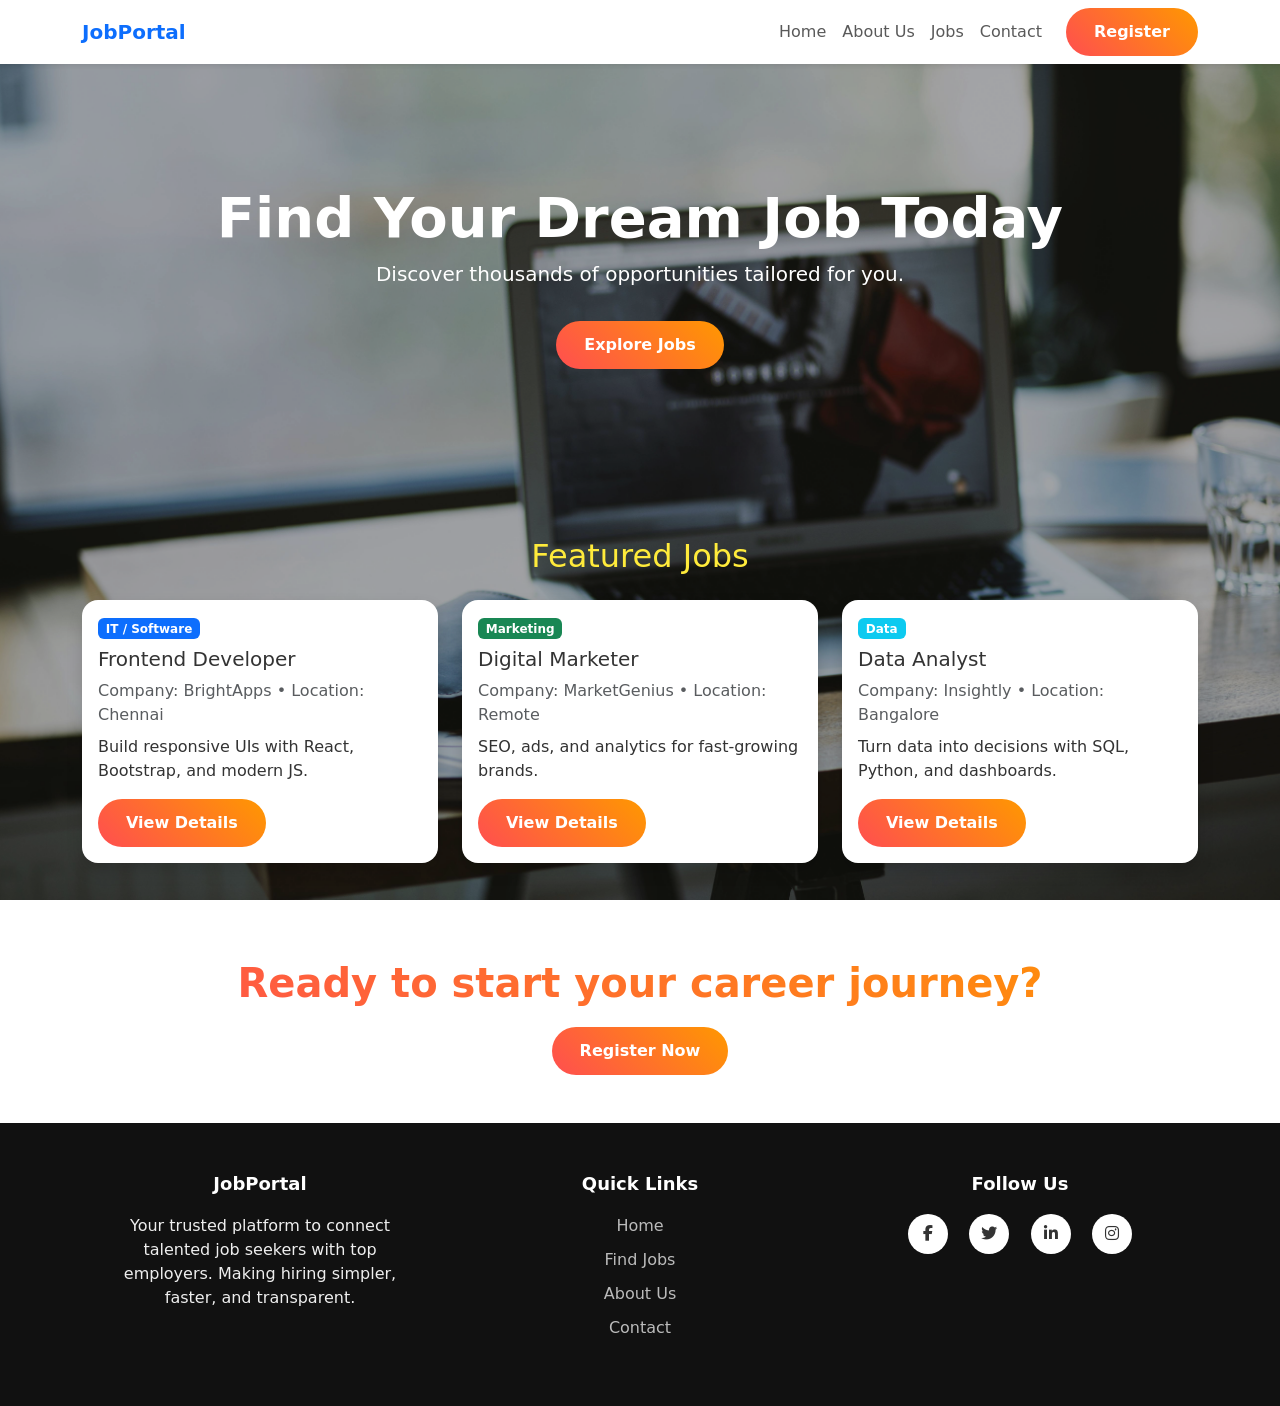
<file: index.html>
<!DOCTYPE html>
<html lang="en">

<head>
  <meta charset="UTF-8" />
  <meta name="viewport" content="width=device-width, initial-scale=1.0" />
  <title>Job Portal | Home</title>

  <link href="https://cdn.jsdelivr.net/npm/bootstrap@5.3.2/dist/css/bootstrap.min.css" rel="stylesheet" />
  <link rel="stylesheet" href="assets/css/style.css" />
  <!-- Font Awesome CDN -->
  <link rel="stylesheet" href="https://cdnjs.cloudflare.com/ajax/libs/font-awesome/6.4.0/css/all.min.css">

</head>

<body>

  <!-- ====== NAVBAR START ====== -->
  <header class="navbar navbar-expand-lg navbar-light bg-white shadow-sm sticky-top">
    <div class="container">
      <!-- Logo -->
      <a class="navbar-brand fw-bold text-primary" href="index.html">
        <i class="bi bi-briefcase-fill"></i> JobPortal
      </a>

      <!-- Mobile Toggle -->
      <button class="navbar-toggler" type="button" data-bs-toggle="collapse" data-bs-target="#navbarNav">
        <span class="navbar-toggler-icon"></span>
      </button>

      <!-- Navbar Links -->
      <div class="collapse navbar-collapse" id="navbarNav">
        <ul class="navbar-nav ms-auto">
          <li class="nav-item">
            <a class="nav-link" href="index.html">Home</a>
          </li>
          <li class="nav-item">
            <a class="nav-link" href="about.html">About Us</a>
          </li>
          <li class="nav-item">
            <a class="nav-link" href="jobs.html">Jobs</a>
          </li>
          <li class="nav-item">
            <a class="nav-link" href="contact.html">Contact</a>
          </li>
        </ul>
        <!-- Register Button -->
        <a href="register.html" class="btn btn-warning ms-3">Register</a>
      </div>
    </div>
  </header>
  <!-- ====== NAVBAR END ====== -->


  <!-- Hero -->
  <section class="hero d-flex flex-column justify-content-center align-items-center text-center">
    <h1 class="display-4 fw-bold animate-slide reveal">Find Your Dream Job Today</h1>
    <p class="lead animate-fade reveal delay-1">Discover thousands of opportunities tailored for you.</p>
    <a href="jobs.html" class="btn btn-warning btn-lg animate-bounce mt-3 reveal delay-2">Explore Jobs</a>
  </section>

  <!-- Featured Jobs -->
  <section class="container py-5">
    <h2 class="text-center mb-4 animate-slide reveal">Featured Jobs</h2>
    <div class="row g-4">
      <div class="col-md-4">
        <div class="card job-card shadow reveal">
          <div class="card-body">
            <span class="badge bg-primary mb-2">IT / Software</span>
            <h5 class="card-title">Frontend Developer</h5>
            <p class="text-muted mb-2">Company: BrightApps • Location: Chennai</p>
            <p>Build responsive UIs with React, Bootstrap, and modern JS.</p>
            <a href="job.html" class="btn btn-outline-primary">View Details</a>
          </div>
        </div>
      </div>
      <div class="col-md-4">
        <div class="card job-card shadow reveal delay-1">
          <div class="card-body">
            <span class="badge bg-success mb-2">Marketing</span>
            <h5 class="card-title">Digital Marketer</h5>
            <p class="text-muted mb-2">Company: MarketGenius • Location: Remote</p>
            <p>SEO, ads, and analytics for fast-growing brands.</p>
            <a href="job.html" class="btn btn-outline-primary">View Details</a>
          </div>
        </div>
      </div>
      <div class="col-md-4">
        <div class="card job-card shadow reveal delay-2">
          <div class="card-body">
            <span class="badge bg-info mb-2">Data</span>
            <h5 class="card-title">Data Analyst</h5>
            <p class="text-muted mb-2">Company: Insightly • Location: Bangalore</p>
            <p>Turn data into decisions with SQL, Python, and dashboards.</p>
            <a href="job.html" class="btn btn-outline-primary">View Details</a>
          </div>
        </div>
      </div>
    </div>
  </section>

  <!-- CTA -->
  <section class="ready-section text-center py-5">
  <h2>Ready to start your career journey?</h2>
  <a href="register.html" class="btn btn-success">Register Now</a>
</section>

  <!--FOOTER-->
  <footer class="footer">
    <div class="container">
      <div class="row">

        <!-- Column 1: About -->
        <div class="footer-col">
          <h4>JobPortal</h4>
          <p>Your trusted platform to connect talented job seekers with top employers. Making hiring simpler, faster,
            and transparent.</p>
        </div>

        <!-- Column 2: Quick Links -->
        <div class="footer-col">
          <h4>Quick Links</h4>
          <ul>
            <li><a href="#">Home</a></li>
            <li><a href="#">Find Jobs</a></li>
            <li><a href="#">About Us</a></li>
            <li><a href="#">Contact</a></li>
          </ul>
        </div>

        <!-- Column 3: Follow Us -->
        <div class="footer-col">
          <h4>Follow Us</h4>
          <div class="social-links">
            <a href="#"><i class="fab fa-facebook-f"></i></a>
            <a href="#"><i class="fab fa-twitter"></i></a>
            <a href="#"><i class="fab fa-linkedin-in"></i></a>
            <a href="#"><i class="fab fa-instagram"></i></a>
          </div>
        </div>
      </div>
    </div>
  </footer>

  <script src="https://cdn.jsdelivr.net/npm/bootstrap@5.3.2/dist/js/bootstrap.bundle.min.js"></script>
  <script src="assets/js/script.js"></script>
</body>

</html>
</file>
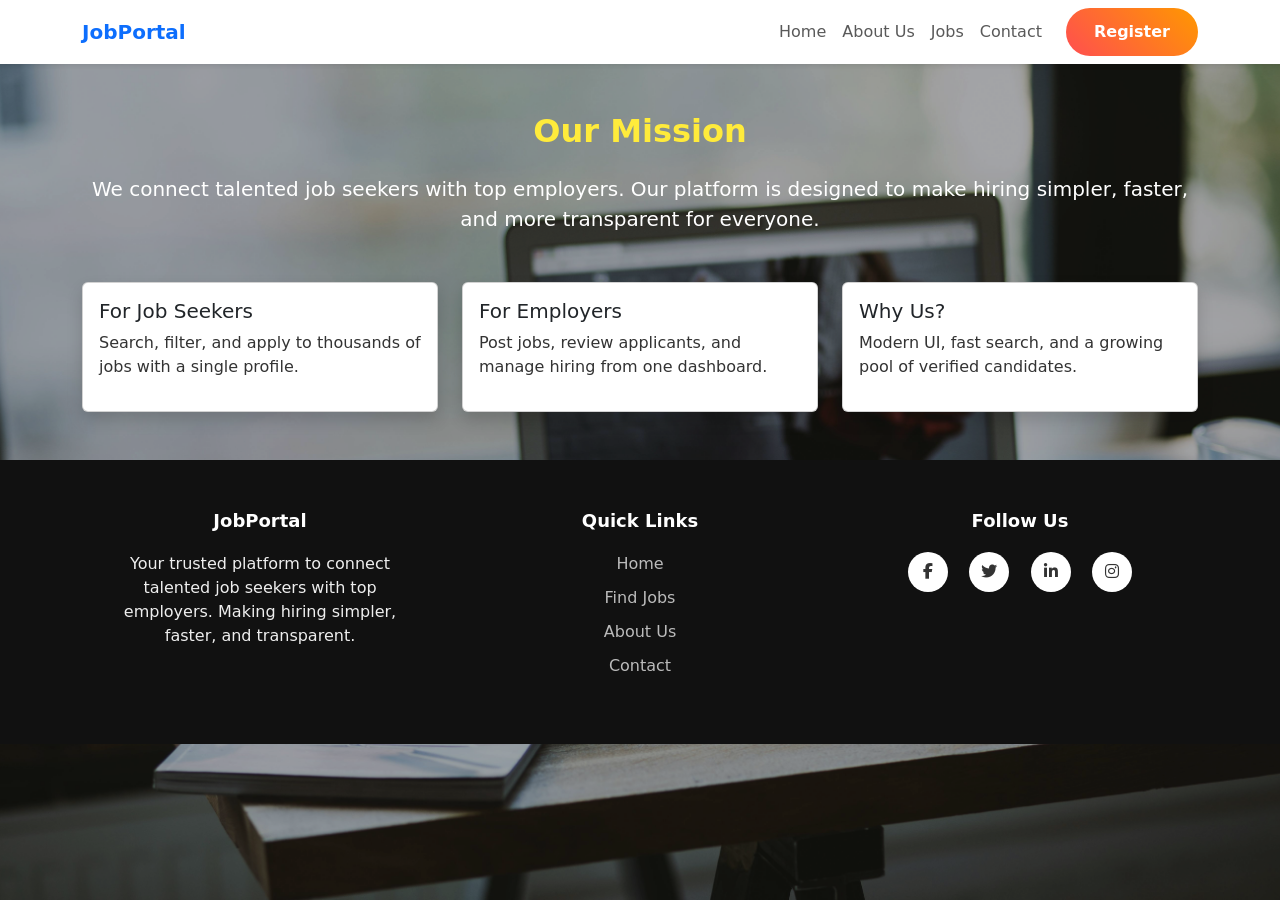
<file: about.html>
<!DOCTYPE html>
<html lang="en">

<head>
    <meta charset="UTF-8" />
    <meta name="viewport" content="width=device-width, initial-scale=1.0" />
    <title>Job Portal | About Us</title>

    <link href="https://cdn.jsdelivr.net/npm/bootstrap@5.3.2/dist/css/bootstrap.min.css" rel="stylesheet" />
    <link rel="stylesheet" href="assets/css/style.css" />
    <!-- Font Awesome CDN -->
    <link rel="stylesheet" href="https://cdnjs.cloudflare.com/ajax/libs/font-awesome/6.4.0/css/all.min.css">

</head>

<body>

    <!-- ====== NAVBAR START ====== -->
    <header class="navbar navbar-expand-lg navbar-light bg-white shadow-sm sticky-top">
        <div class="container">
            <!-- Logo -->
            <a class="navbar-brand fw-bold text-primary" href="index.html">
                <i class="bi bi-briefcase-fill"></i> JobPortal
            </a>

            <!-- Mobile Toggle -->
            <button class="navbar-toggler" type="button" data-bs-toggle="collapse" data-bs-target="#navbarNav">
                <span class="navbar-toggler-icon"></span>
            </button>

            <!-- Navbar Links -->
            <div class="collapse navbar-collapse" id="navbarNav">
                <ul class="navbar-nav ms-auto">
                    <li class="nav-item">
                        <a class="nav-link" href="index.html">Home</a>
                    </li>
                    <li class="nav-item">
                        <a class="nav-link" href="about.html">About Us</a>
                    </li>
                    <li class="nav-item">
                        <a class="nav-link" href="jobs.html">Jobs</a>
                    </li>
                    <li class="nav-item">
                        <a class="nav-link" href="contact.html">Contact</a>
                    </li>
                </ul>
                <!-- Register Button -->
                <a href="register.html" class="btn btn-warning ms-3">Register</a>
            </div>
        </div>
    </header>
    <!-- ====== NAVBAR END ====== -->

    <section class="container py-5">
        <h2 class="text-center fw-bold mb-4 reveal">Our Mission</h2>
        <p class="lead text-center mx-auto w-100 w-md-75 w-lg-50 reveal">
            We connect talented job seekers with top employers. Our platform is designed to make hiring simpler,
            faster, and more transparent for everyone.
        </p>

        <div class="row g-4 mt-4">
            <div class="col-md-4">
                <div class="card shadow h-100 reveal">
                    <div class="card-body">
                        <h5>For Job Seekers</h5>
                        <p>Search, filter, and apply to thousands of jobs with a single profile.</p>
                    </div>
                </div>
            </div>
            <div class="col-md-4">
                <div class="card shadow h-100 reveal delay-1">
                    <div class="card-body">
                        <h5>For Employers</h5>
                        <p>Post jobs, review applicants, and manage hiring from one dashboard.</p>
                    </div>
                </div>
            </div>
            <div class="col-md-4">
                <div class="card shadow h-100 reveal delay-2">
                    <div class="card-body">
                        <h5>Why Us?</h5>
                        <p>Modern UI, fast search, and a growing pool of verified candidates.</p>
                    </div>
                </div>
            </div>
        </div>
    </section>

    <!--FOOTER-->
    <footer class="footer">
        <div class="container">
            <div class="row">

                <!-- Column 1: About -->
                <div class="footer-col">
                    <h4>JobPortal</h4>
                    <p>Your trusted platform to connect talented job seekers with top employers. Making hiring simpler,
                        faster, and transparent.</p>
                </div>

                <!-- Column 2: Quick Links -->
                <div class="footer-col">
                    <h4>Quick Links</h4>
                    <ul>
                        <li><a href="#">Home</a></li>
                        <li><a href="#">Find Jobs</a></li>
                        <li><a href="#">About Us</a></li>
                        <li><a href="#">Contact</a></li>
                    </ul>
                </div>

                <!-- Column 3: Follow Us -->
                <div class="footer-col">
                    <h4>Follow Us</h4>
                    <div class="social-links">
                        <a href="#"><i class="fab fa-facebook-f"></i></a>
                        <a href="#"><i class="fab fa-twitter"></i></a>
                        <a href="#"><i class="fab fa-linkedin-in"></i></a>
                        <a href="#"><i class="fab fa-instagram"></i></a>
                    </div>
                </div>
            </div>
        </div>
    </footer>


    <script src="https://cdn.jsdelivr.net/npm/bootstrap@5.3.2/dist/js/bootstrap.bundle.min.js"></script>
    <script src="assets/js/script.js"></script>
</body>

</html>
</file>
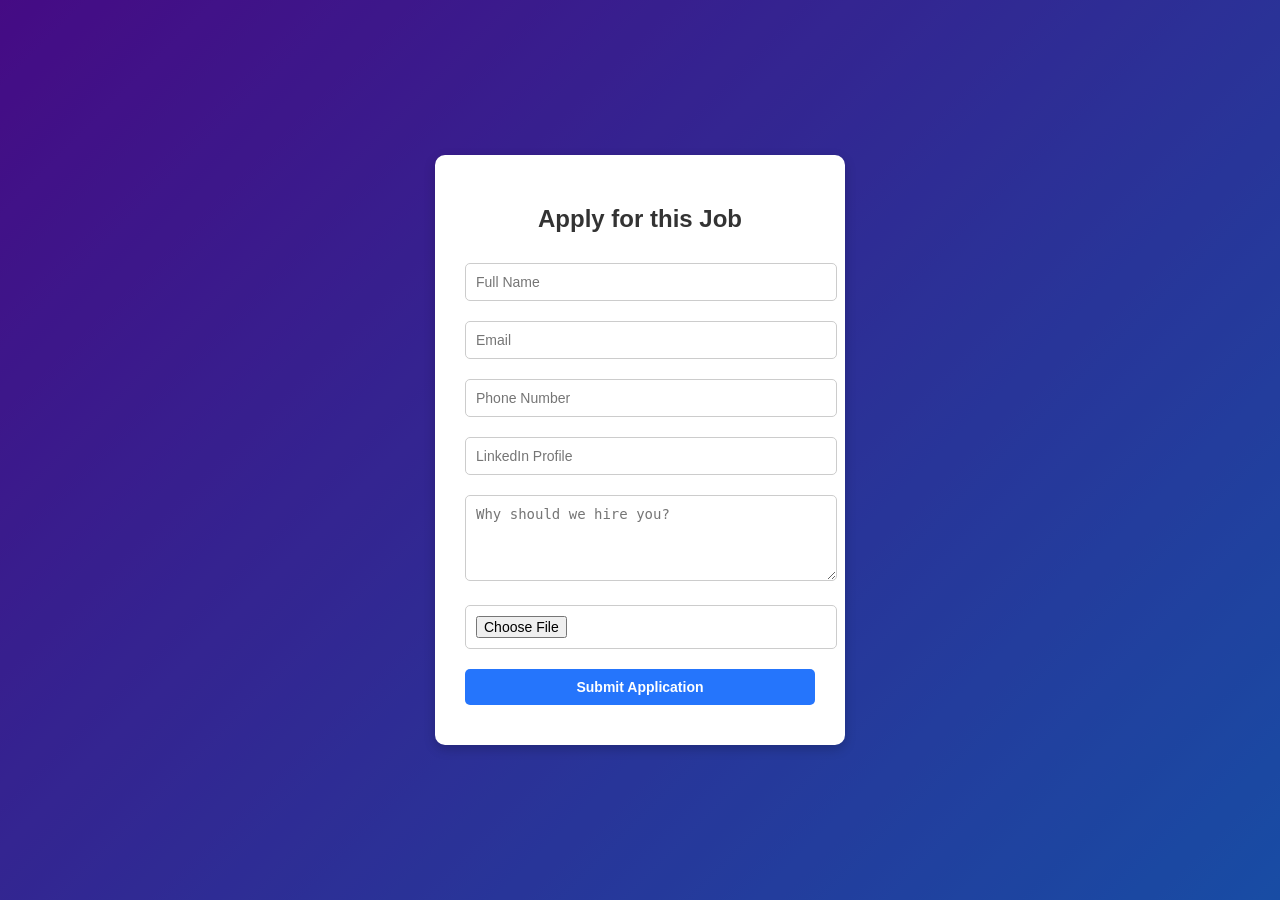
<file: apply.html>
<!DOCTYPE html>
<html lang="en">
<head>
  <meta charset="UTF-8">
  <meta name="viewport" content="width=device-width, initial-scale=1.0">
  <title>Apply for Job</title>
  <link rel="stylesheet" href="assets/css/style.css">
  <style>
    body {
      display: flex;
      justify-content: center;
      align-items: center;
      height: 100vh;
      background: linear-gradient(135deg, #6a11cb 0%, #2575fc 100%);
      font-family: Arial, sans-serif;
    }
    .apply-form {
      background: #fff;
      padding: 30px;
      border-radius: 10px;
      width: 350px;
      box-shadow: 0 4px 12px rgba(0,0,0,0.2);
    }
    .apply-form h2 {
      text-align: center;
      margin-bottom: 20px;
      color: #333;
    }
    .apply-form input, .apply-form textarea, .apply-form button {
      width: 100%;
      padding: 10px;
      margin: 10px 0;
      border-radius: 5px;
      border: 1px solid #ccc;
      font-size: 14px;
    }
    .apply-form button {
      background: #2575fc;
      color: #fff;
      border: none;
      cursor: pointer;
      font-weight: bold;
    }
    .apply-form button:hover {
      background: #6a11cb;
    }
  </style>
</head>
<body>
  <form class="apply-form" action="thankyou.html" method="get">
  <h2>Apply for this Job</h2>
  <input type="text" placeholder="Full Name" required>
  <input type="email" placeholder="Email" required>
  <input type="text" placeholder="Phone Number" required>
  <input type="text" placeholder="LinkedIn Profile">
  <textarea rows="4" placeholder="Why should we hire you?" required></textarea>
  <input type="file" accept=".pdf,.doc,.docx">
  <button type="submit">Submit Application</button>
</form>
</body>
</html>
</file>
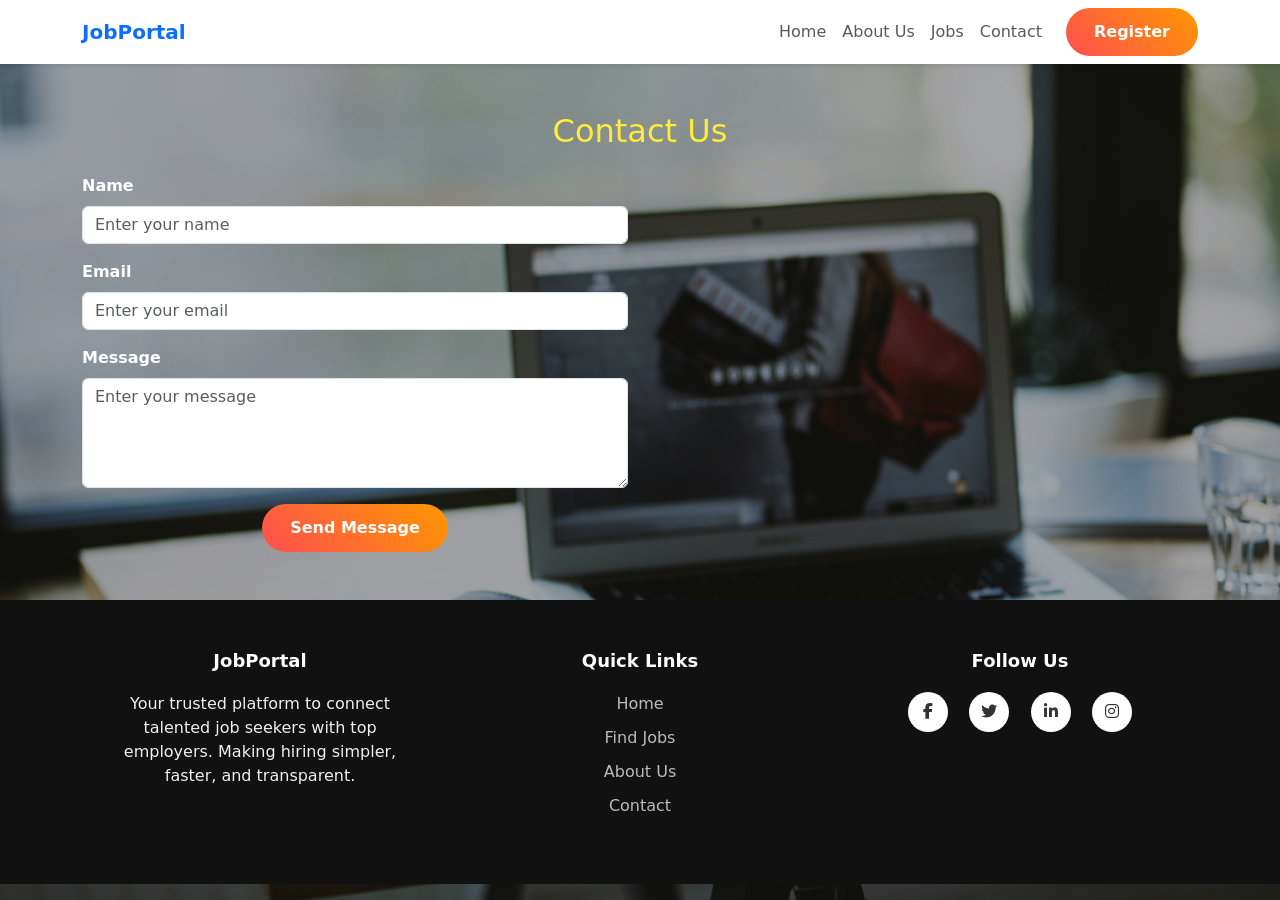
<file: contact.html>
<!DOCTYPE html>
<html lang="en">

<head>
    <meta charset="UTF-8">
    <meta name="viewport" content="width=device-width, initial-scale=1.0">
    <title>Contact Us - Job Portal</title>
    <link href="https://cdn.jsdelivr.net/npm/bootstrap@5.3.0/dist/css/bootstrap.min.css" rel="stylesheet">
    <link rel="stylesheet" href="assets/css/style.css">
    <!-- Font Awesome CDN -->
    <link rel="stylesheet" href="https://cdnjs.cloudflare.com/ajax/libs/font-awesome/6.4.0/css/all.min.css">

</head>

<body>

    <!-- Header / Navbar -->
    <!-- ====== NAVBAR START ====== -->
    <header class="navbar navbar-expand-lg navbar-light bg-white shadow-sm sticky-top">
        <div class="container">
            <!-- Logo -->
            <a class="navbar-brand fw-bold text-primary" href="index.html">
                <i class="bi bi-briefcase-fill"></i> JobPortal
            </a>

            <!-- Mobile Toggle -->
            <button class="navbar-toggler" type="button" data-bs-toggle="collapse" data-bs-target="#navbarNav">
                <span class="navbar-toggler-icon"></span>
            </button>

            <!-- Navbar Links -->
            <div class="collapse navbar-collapse" id="navbarNav">
                <ul class="navbar-nav ms-auto">
                    <li class="nav-item">
                        <a class="nav-link" href="index.html">Home</a>
                    </li>
                    <li class="nav-item">
                        <a class="nav-link" href="about.html">About Us</a>
                    </li>
                    <li class="nav-item">
                        <a class="nav-link" href="jobs.html">Jobs</a>
                    </li>
                    <li class="nav-item">
                        <a class="nav-link" href="contact.html">Contact</a>
                    </li>
                </ul>
                <!-- Register Button -->
                <a href="register.html" class="btn btn-warning ms-3">Register</a>
            </div>
        </div>
    </header>
    <!-- ====== NAVBAR END ====== -->

    <!-- Contact Section -->
    <section class="container my-5">
        <h2 class="text-center mb-4">Contact Us</h2>
        <div class="row">

            <!-- Contact Form (Left) -->
            <div class="col-md-6">
                <form>
                    <div class="mb-3">
                        <label class="form-label">Name</label>
                        <input type="text" class="form-control" placeholder="Enter your name">
                    </div>
                    <div class="mb-3">
                        <label class="form-label">Email</label>
                        <input type="email" class="form-control" placeholder="Enter your email">
                    </div>
                    <div class="mb-3">
                        <label class="form-label">Message</label>
                        <textarea class="form-control" rows="4" placeholder="Enter your message"></textarea>
                    </div>
                    <button type="submit" class="btn btn-primary">Send Message</button>
                </form>
            </div>

            <!-- Map Section (Right) -->
            <div class="col-md-6">
                <iframe
                    src="https://www.google.com/maps/embed?pb=!1m18!1m12!1m3!1d15545.734309343617!2d80.20198877762427!3d13.071685046044392!2m3!1f0!2f0!3f0!3m2!1i1024!2i768!4f13.1!3m3!1m2!1s0x3a5266a26e195065%3A0x11382e6761fa01e8!2sArumbakkam%2C%20Chennai%2C%20Tamil%20Nadu!5e0!3m2!1sen!2sin!4v1755688029956!5m2!1sen!2sin"
                    width="100%" height="350" style="border:0;" allowfullscreen="" loading="lazy"
                    referrerpolicy="no-referrer-when-downgrade">
                </iframe>
            </div>

        </div>
    </section>

    <footer class="footer">
        <div class="container">
            <div class="row">

                <!-- Column 1: About -->
                <div class="footer-col">
                    <h4>JobPortal</h4>
                    <p>Your trusted platform to connect talented job seekers with top employers. Making hiring simpler,
                        faster, and transparent.</p>
                </div>

                <!-- Column 2: Quick Links -->
                <div class="footer-col">
                    <h4>Quick Links</h4>
                    <ul>
                        <li><a href="#">Home</a></li>
                        <li><a href="#">Find Jobs</a></li>
                        <li><a href="#">About Us</a></li>
                        <li><a href="#">Contact</a></li>
                    </ul>
                </div>

                <!-- Column 3: Follow Us -->
                <div class="footer-col">
                    <h4>Follow Us</h4>
                    <div class="social-links">
                        <a href="#"><i class="fab fa-facebook-f"></i></a>
                        <a href="#"><i class="fab fa-twitter"></i></a>
                        <a href="#"><i class="fab fa-linkedin-in"></i></a>
                        <a href="#"><i class="fab fa-instagram"></i></a>
                    </div>
                </div>

            </div>
        </div>
    </footer>


    <script src="https://cdn.jsdelivr.net/npm/bootstrap@5.3.0/dist/js/bootstrap.bundle.min.js"></script>
</body>

</html>
</file>
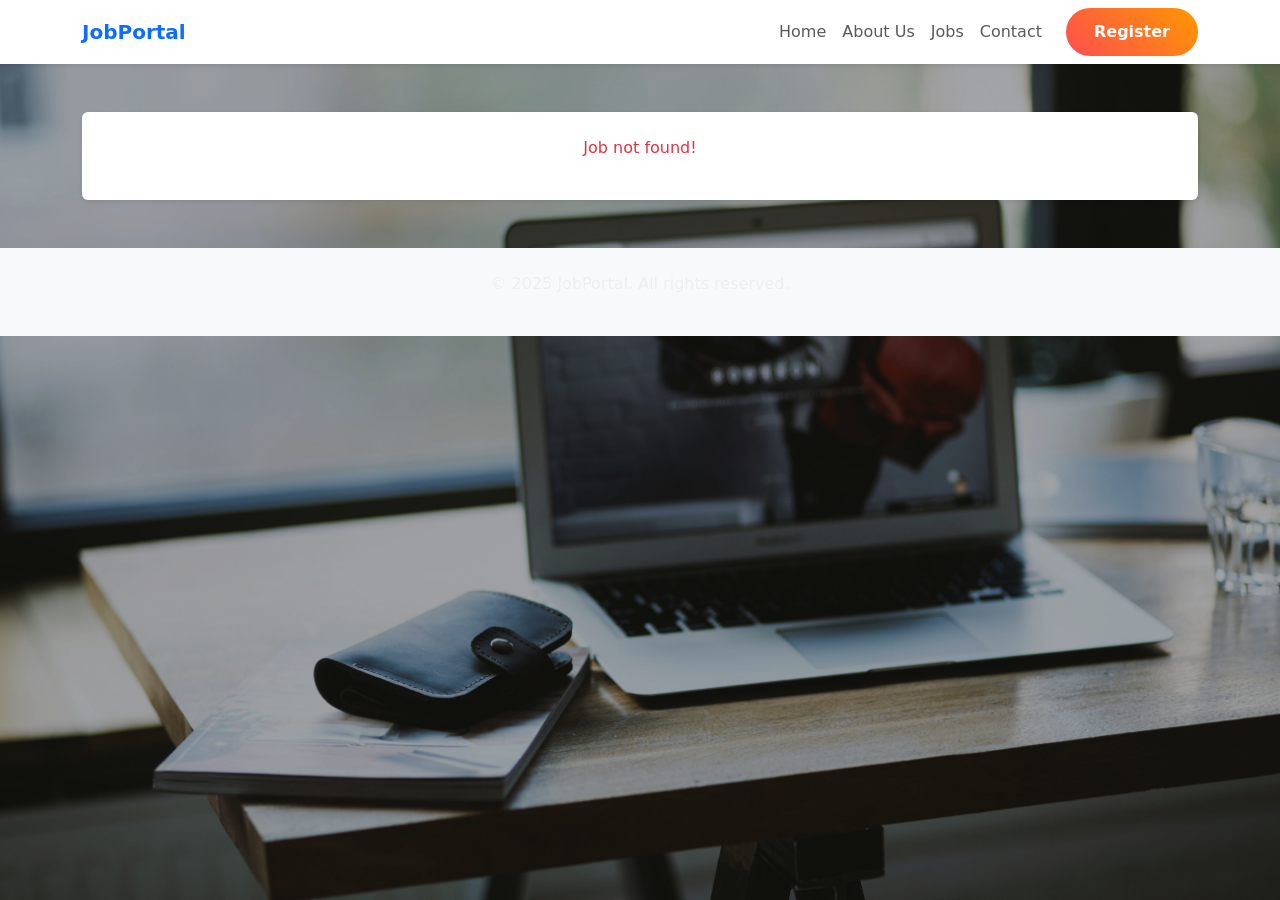
<file: job-details.html>
<!DOCTYPE html>
<html lang="en">
<head>
  <meta charset="UTF-8">
  <meta name="viewport" content="width=device-width, initial-scale=1.0">
  <title>Job Details - JobPortal</title>
  <link href="https://cdn.jsdelivr.net/npm/bootstrap@5.3.2/dist/css/bootstrap.min.css" rel="stylesheet">
  <link rel="stylesheet" href="assets/css/style.css" />
</head>
<body>

  <!-- ===== NAVBAR START ===== -->
  <header class="navbar navbar-expand-lg navbar-light bg-white shadow-sm sticky-top">
    <div class="container">
      <a class="navbar-brand fw-bold text-primary" href="index.html">
        <i class="bi bi-briefcase-fill"></i> JobPortal
      </a>
      <button class="navbar-toggler" type="button" data-bs-toggle="collapse" data-bs-target="#navbarNav">
        <span class="navbar-toggler-icon"></span>
      </button>
      <div class="collapse navbar-collapse" id="navbarNav">
        <ul class="navbar-nav ms-auto">
          <li class="nav-item"><a class="nav-link" href="index.html">Home</a></li>
          <li class="nav-item"><a class="nav-link" href="about.html">About Us</a></li>
          <li class="nav-item"><a class="nav-link" href="jobs.html">Jobs</a></li>
          <li class="nav-item"><a class="nav-link" href="contact.html">Contact</a></li>
        </ul>
        <a href="register.html" class="btn btn-warning ms-3">Register</a>
      </div>
    </div>
  </header>
  <!-- ===== NAVBAR END ===== -->

  <!-- ===== JOB DETAILS ===== -->
  <div class="container my-5">
    <div id="job-details" class="card shadow-sm border-0 p-4">
      <!-- Job details will load here -->
    </div>
  </div>

  <!-- Footer -->
  <footer class="footer bg-light py-4">
    <div class="container text-center">
      <p>© 2025 JobPortal. All rights reserved.</p>
    </div>
  </footer>

  <script>
    // Jobs Data (should match jobs.html IDs)
    const jobs = [
      { id: 1, title: "Software Engineer", company: "Tech Solutions", location: "Chennai", description: "Develop and maintain software applications using modern technologies." },
      { id: 2, title: "Web Developer", company: "Creative Minds", location: "Bangalore", description: "Design and build responsive websites and web apps." },
      { id: 3, title: "Data Analyst", company: "DataCorp", location: "Hyderabad", description: "Analyze data and provide business insights to stakeholders." },
      { id: 4, title: "UI/UX Designer", company: "Pixel Studio", location: "Pune", description: "Design user-friendly and visually appealing interfaces." },
      { id: 5, title: "DevOps Engineer", company: "Cloudify", location: "Delhi", description: "Automate deployment pipelines and manage cloud infrastructure." },
      { id: 6, title: "Backend Developer", company: "CodeWorks", location: "Mumbai", description: "Build and optimize server-side logic and databases." },
      { id: 7, title: "Frontend Developer", company: "WebFlow", location: "Noida", description: "Implement UI components with HTML, CSS, and JavaScript." },
      { id: 8, title: "AI Engineer", company: "AI Vision", location: "Hyderabad", description: "Develop AI and machine learning models for real-world applications." },
      { id: 9, title: "Business Analyst", company: "Insight Corp", location: "Chennai", description: "Bridge the gap between IT and business with data-driven insights." },
      { id: 10, title: "QA Tester", company: "TestLabs", location: "Bangalore", description: "Test software applications for bugs and quality assurance." },
      { id: 11, title: "Mobile App Developer", company: "AppGen", location: "Pune", description: "Develop Android and iOS mobile applications." },
      { id: 12, title: "Cyber Security Analyst", company: "SecureTech", location: "Delhi", description: "Ensure security of IT systems and protect against cyber threats." },
      { id: 13, title: "Cloud Engineer", company: "SkyNet", location: "Mumbai", description: "Deploy and manage cloud environments and services." },
      { id: 14, title: "Product Manager", company: "BuildIt", location: "Chennai", description: "Define product vision and work with teams to deliver solutions." },
      { id: 15, title: "Database Administrator", company: "DataSafe", location: "Hyderabad", description: "Maintain and optimize enterprise-level databases." },
      { id: 16, title: "Network Engineer", company: "ConnectIT", location: "Noida", description: "Design and manage network infrastructure and security." },
      { id: 17, title: "Full Stack Developer", company: "StackHub", location: "Bangalore", description: "Work across frontend and backend to build complete web apps." },
      { id: 18, title: "Machine Learning Engineer", company: "DeepThink", location: "Pune", description: "Design ML algorithms and implement predictive systems." },
      { id: 19, title: "Game Developer", company: "PlayHouse", location: "Mumbai", description: "Develop interactive games for desktop and mobile platforms." },
      { id: 20, title: "System Administrator", company: "InfraCore", location: "Delhi", description: "Manage and troubleshoot IT systems and infrastructure." }
    ];

    // Get jobId from URL
    const params = new URLSearchParams(window.location.search);
    const jobId = parseInt(params.get("jobId"));

    // Find job by ID
    const job = jobs.find(j => j.id === jobId);

    // Display job details
    const jobDetailsDiv = document.getElementById("job-details");
    if (job) {
      jobDetailsDiv.innerHTML = `
        <h2>${job.title}</h2>
        <p><strong>Company:</strong> ${job.company}</p>
        <p><strong>Location:</strong> ${job.location}</p>
        <p><strong>Description:</strong> ${job.description}</p>
        <a href="apply.html?jobId=${job.id}" class="btn btn-success mt-3">Apply Now</a>
        <a href="jobs.html" class="btn btn-secondary mt-3 ms-2">Back to Jobs</a>
      `;
    } else {
      jobDetailsDiv.innerHTML = `<p class="text-danger">Job not found!</p>`;
    }
  </script>

</body>
</html>
</file>
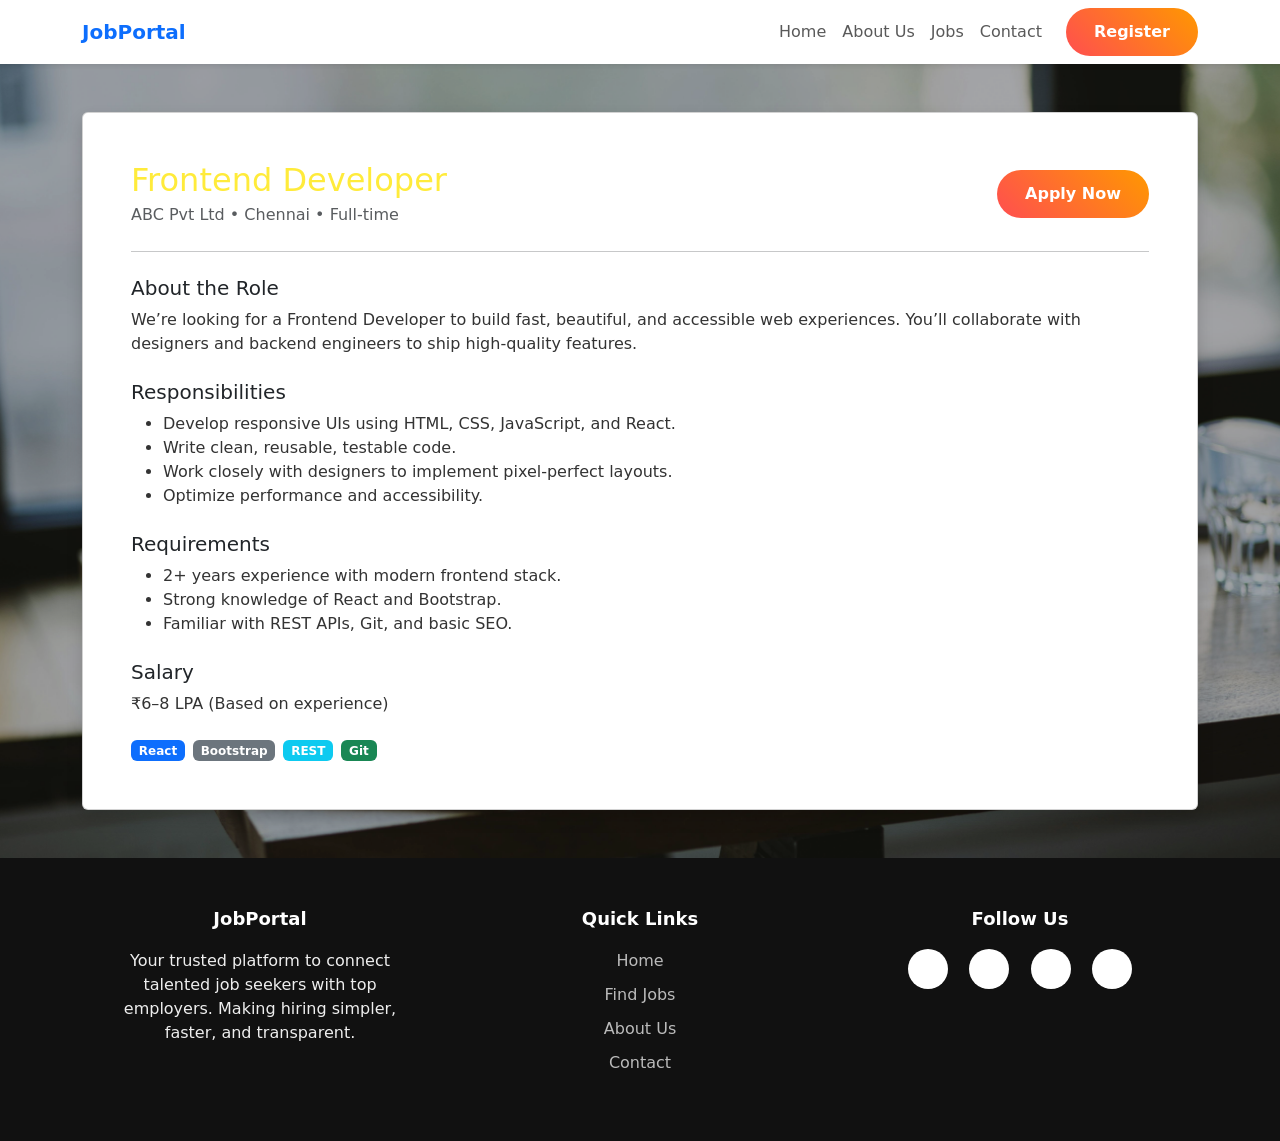
<file: job.html>
<!DOCTYPE html>
<html lang="en">
<head>
  <meta charset="UTF-8"/>
  <meta name="viewport" content="width=device-width, initial-scale=1.0"/>
  <title>Job Portal | Job Details</title>

  <link href="https://cdn.jsdelivr.net/npm/bootstrap@5.3.2/dist/css/bootstrap.min.css" rel="stylesheet"/>
  <link rel="stylesheet" href="assets/css/style.css"/>
</head>
<body>

  <!-- ====== NAVBAR START ====== -->
  <header class="navbar navbar-expand-lg navbar-light bg-white shadow-sm sticky-top">
    <div class="container">
      <!-- Logo -->
      <a class="navbar-brand fw-bold text-primary" href="index.html">
        <i class="bi bi-briefcase-fill"></i> JobPortal
      </a>

      <!-- Mobile Toggle -->
      <button class="navbar-toggler" type="button" data-bs-toggle="collapse" data-bs-target="#navbarNav">
        <span class="navbar-toggler-icon"></span>
      </button>

      <!-- Navbar Links -->
      <div class="collapse navbar-collapse" id="navbarNav">
        <ul class="navbar-nav ms-auto">
          <li class="nav-item">
            <a class="nav-link" href="index.html">Home</a>
          </li>
          <li class="nav-item">
            <a class="nav-link" href="about.html">About Us</a>
          </li>
          <li class="nav-item">
            <a class="nav-link" href="jobs.html">Jobs</a>
          </li>
          <li class="nav-item">
            <a class="nav-link" href="contact.html">Contact</a>
          </li>
        </ul>
        <!-- Register Button -->
        <a href="register.html" class="btn btn-warning ms-3">Register</a>
      </div>
    </div>
  </header>
  <!-- ====== NAVBAR END ====== -->

  <!-- Job Detail -->
  <section class="container py-5">
    <div class="card shadow reveal">
      <div class="card-body p-4 p-md-5">
        <div class="d-flex flex-column flex-md-row justify-content-between align-items-md-center mb-3">
          <div>
            <h2 class="mb-1">Frontend Developer</h2>
            <p class="text-muted mb-0">ABC Pvt Ltd • Chennai • Full-time</p>
          </div>
          <a href="apply.html" class="btn btn-success btn-lg mt-3 mt-md-0">Apply Now</a>
        </div>

        <hr class="my-4"/>

        <h5>About the Role</h5>
        <p>
          We’re looking for a Frontend Developer to build fast, beautiful, and accessible web experiences.
          You’ll collaborate with designers and backend engineers to ship high-quality features.
        </p>

        <h5 class="mt-4">Responsibilities</h5>
        <ul>
          <li>Develop responsive UIs using HTML, CSS, JavaScript, and React.</li>
          <li>Write clean, reusable, testable code.</li>
          <li>Work closely with designers to implement pixel-perfect layouts.</li>
          <li>Optimize performance and accessibility.</li>
        </ul>

        <h5 class="mt-4">Requirements</h5>
        <ul>
          <li>2+ years experience with modern frontend stack.</li>
          <li>Strong knowledge of React and Bootstrap.</li>
          <li>Familiar with REST APIs, Git, and basic SEO.</li>
        </ul>

        <h5 class="mt-4">Salary</h5>
        <p>₹6–8 LPA (Based on experience)</p>

        <div class="mt-4 d-flex gap-2 flex-wrap">
          <span class="badge bg-primary">React</span>
          <span class="badge bg-secondary">Bootstrap</span>
          <span class="badge bg-info">REST</span>
          <span class="badge bg-success">Git</span>
        </div>
      </div>
    </div>
  </section>

  <footer class="footer">
    <div class="container">
      <div class="row">

        <!-- Column 1: About -->
        <div class="footer-col">
          <h4>JobPortal</h4>
          <p>Your trusted platform to connect talented job seekers with top employers. Making hiring simpler, faster,
            and transparent.</p>
        </div>

        <!-- Column 2: Quick Links -->
        <div class="footer-col">
          <h4>Quick Links</h4>
          <ul>
            <li><a href="#">Home</a></li>
            <li><a href="#">Find Jobs</a></li>
            <li><a href="#">About Us</a></li>
            <li><a href="#">Contact</a></li>
          </ul>
        </div>

        <!-- Column 3: Follow Us -->
        <div class="footer-col">
          <h4>Follow Us</h4>
          <div class="social-links">
            <a href="#"><i class="fab fa-facebook-f"></i></a>
            <a href="#"><i class="fab fa-twitter"></i></a>
            <a href="#"><i class="fab fa-linkedin-in"></i></a>
            <a href="#"><i class="fab fa-instagram"></i></a>
          </div>
        </div>

      </div>
    </div>
  </footer>

  <script src="https://cdn.jsdelivr.net/npm/bootstrap@5.3.2/dist/js/bootstrap.bundle.min.js"></script>
  <script src="assets/js/script.js"></script>
</body>
</html>
</file>
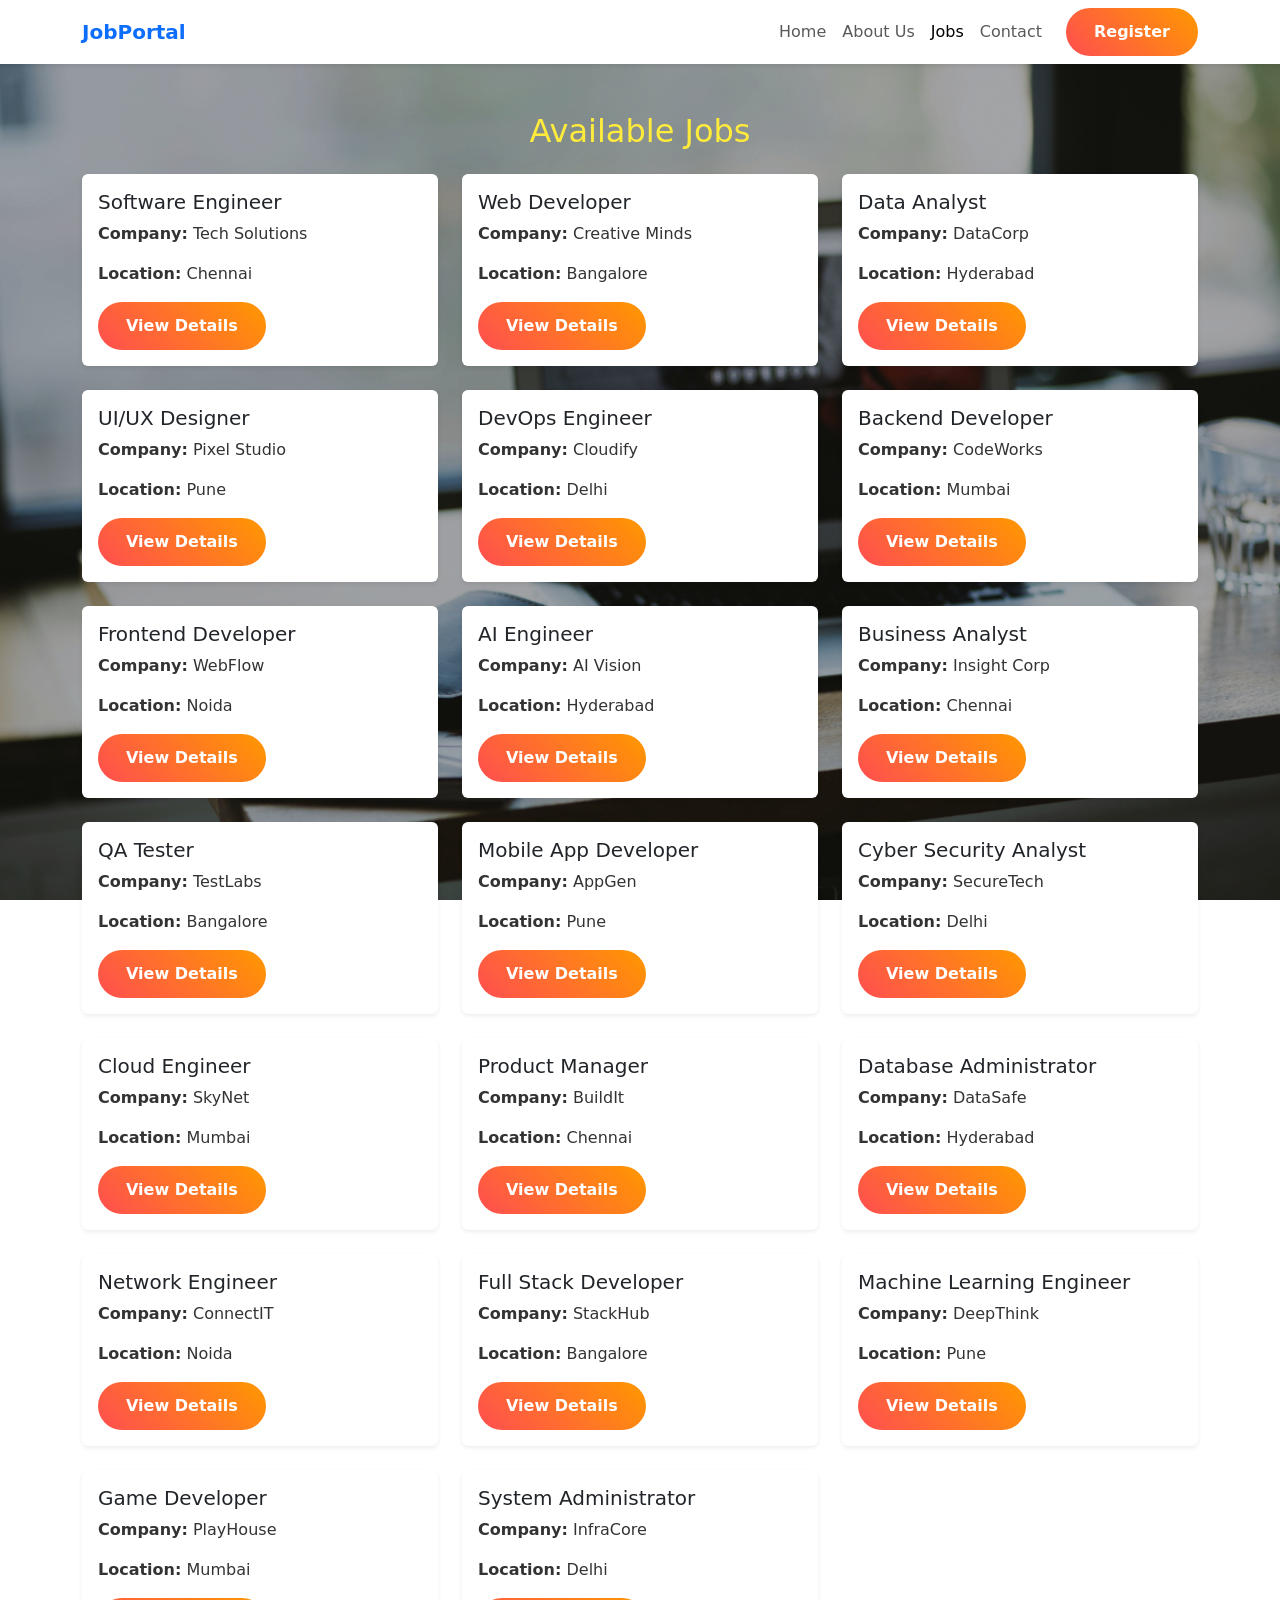
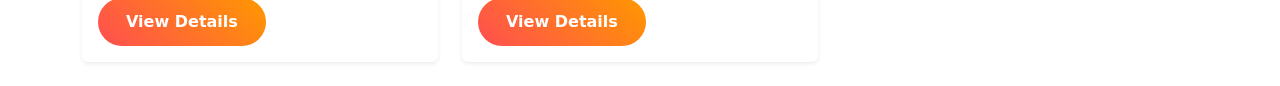
<file: jobs.html>
<!DOCTYPE html>
<html lang="en">
<head>
  <meta charset="UTF-8">
  <meta name="viewport" content="width=device-width, initial-scale=1.0">
  <title>Jobs - JobPortal</title>
  <link href="https://cdn.jsdelivr.net/npm/bootstrap@5.3.2/dist/css/bootstrap.min.css" rel="stylesheet">
  <link rel="stylesheet" href="assets/css/style.css" />
  <link rel="stylesheet" href="https://cdnjs.cloudflare.com/ajax/libs/font-awesome/6.4.0/css/all.min.css">
</head>
<body>

  <!-- ===== NAVBAR START ===== -->
  <header class="navbar navbar-expand-lg navbar-light bg-white shadow-sm sticky-top">
    <div class="container">
      <a class="navbar-brand fw-bold text-primary" href="index.html">
        <i class="bi bi-briefcase-fill"></i> JobPortal
      </a>
      <button class="navbar-toggler" type="button" data-bs-toggle="collapse" data-bs-target="#navbarNav">
        <span class="navbar-toggler-icon"></span>
      </button>
      <div class="collapse navbar-collapse" id="navbarNav">
        <ul class="navbar-nav ms-auto">
          <li class="nav-item"><a class="nav-link" href="index.html">Home</a></li>
          <li class="nav-item"><a class="nav-link" href="about.html">About Us</a></li>
          <li class="nav-item"><a class="nav-link active" href="jobs.html">Jobs</a></li>
          <li class="nav-item"><a class="nav-link" href="contact.html">Contact</a></li>
        </ul>
        <a href="register.html" class="btn btn-warning ms-3">Register</a>
      </div>
    </div>
  </header>
  <!-- ===== NAVBAR END ===== -->

  <!-- ===== JOB LISTINGS ===== -->
  <div class="container my-5">
    <h2 class="mb-4 text-center">Available Jobs</h2>
    <div class="row" id="jobs-list"></div>
  </div>

  <script>
    // Jobs Data (same IDs as job-details.html)
    const jobs = [
      { id: 1, title: "Software Engineer", company: "Tech Solutions", location: "Chennai" },
      { id: 2, title: "Web Developer", company: "Creative Minds", location: "Bangalore" },
      { id: 3, title: "Data Analyst", company: "DataCorp", location: "Hyderabad" },
      { id: 4, title: "UI/UX Designer", company: "Pixel Studio", location: "Pune" },
      { id: 5, title: "DevOps Engineer", company: "Cloudify", location: "Delhi" },
      { id: 6, title: "Backend Developer", company: "CodeWorks", location: "Mumbai" },
      { id: 7, title: "Frontend Developer", company: "WebFlow", location: "Noida" },
      { id: 8, title: "AI Engineer", company: "AI Vision", location: "Hyderabad" },
      { id: 9, title: "Business Analyst", company: "Insight Corp", location: "Chennai" },
      { id: 10, title: "QA Tester", company: "TestLabs", location: "Bangalore" },
      { id: 11, title: "Mobile App Developer", company: "AppGen", location: "Pune" },
      { id: 12, title: "Cyber Security Analyst", company: "SecureTech", location: "Delhi" },
      { id: 13, title: "Cloud Engineer", company: "SkyNet", location: "Mumbai" },
      { id: 14, title: "Product Manager", company: "BuildIt", location: "Chennai" },
      { id: 15, title: "Database Administrator", company: "DataSafe", location: "Hyderabad" },
      { id: 16, title: "Network Engineer", company: "ConnectIT", location: "Noida" },
      { id: 17, title: "Full Stack Developer", company: "StackHub", location: "Bangalore" },
      { id: 18, title: "Machine Learning Engineer", company: "DeepThink", location: "Pune" },
      { id: 19, title: "Game Developer", company: "PlayHouse", location: "Mumbai" },
      { id: 20, title: "System Administrator", company: "InfraCore", location: "Delhi" }
    ];

    // Render jobs
    const jobsList = document.getElementById("jobs-list");
    jobs.forEach(job => {
      jobsList.innerHTML += `
        <div class="col-md-6 col-lg-4 mb-4">
          <div class="card h-100 shadow-sm border-0">
            <div class="card-body">
              <h5 class="card-title">${job.title}</h5>
              <p class="card-text"><strong>Company:</strong> ${job.company}</p>
              <p class="card-text"><strong>Location:</strong> ${job.location}</p>
              <a href="job-details.html?jobId=${job.id}" class="btn btn-primary">View Details</a>
            </div>
          </div>
        </div>
      `;
    });
  </script>
</body>
</html>
</file>
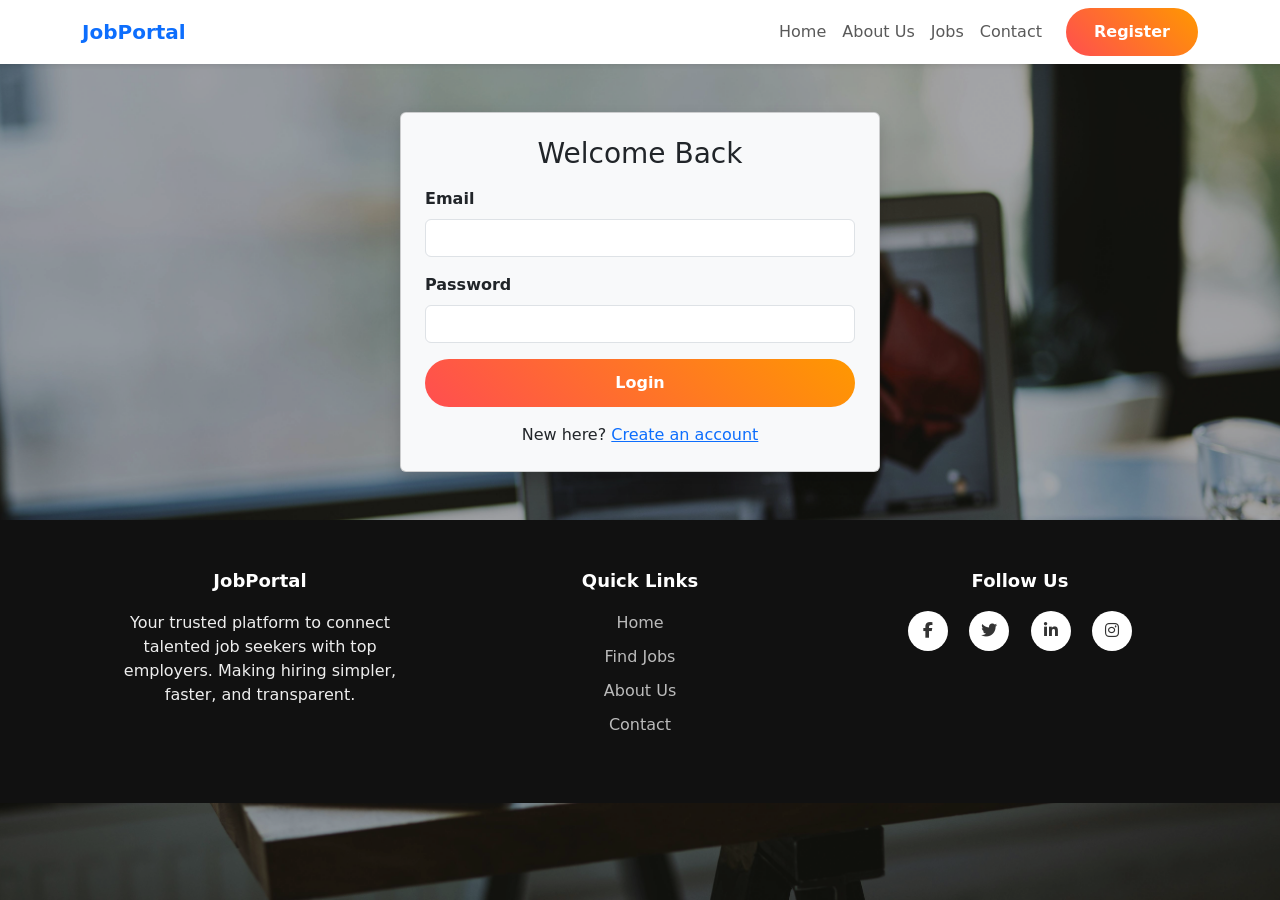
<file: login.html>
<!DOCTYPE html>
<html lang="en">

<head>
  <meta charset="UTF-8" />
  <meta name="viewport" content="width=device-width, initial-scale=1.0" />
  <title>Job Portal | Login</title>

  <link href="https://cdn.jsdelivr.net/npm/bootstrap@5.3.2/dist/css/bootstrap.min.css" rel="stylesheet" />
  <link rel="stylesheet" href="assets/css/style.css" />
  <!-- Font Awesome CDN -->
  <link rel="stylesheet" href="https://cdnjs.cloudflare.com/ajax/libs/font-awesome/6.4.0/css/all.min.css">
</head>

<body>

  <!-- ====== NAVBAR START ====== -->
  <header class="navbar navbar-expand-lg navbar-light bg-white shadow-sm sticky-top">
    <div class="container">
      <!-- Logo -->
      <a class="navbar-brand fw-bold text-primary" href="index.html">
        <i class="bi bi-briefcase-fill"></i> JobPortal
      </a>

      <!-- Mobile Toggle -->
      <button class="navbar-toggler" type="button" data-bs-toggle="collapse" data-bs-target="#navbarNav">
        <span class="navbar-toggler-icon"></span>
      </button>

      <!-- Navbar Links -->
      <div class="collapse navbar-collapse" id="navbarNav">
        <ul class="navbar-nav ms-auto">
          <li class="nav-item">
            <a class="nav-link" href="index.html">Home</a>
          </li>
          <li class="nav-item">
            <a class="nav-link" href="about.html">About Us</a>
          </li>
          <li class="nav-item">
            <a class="nav-link" href="jobs.html">Jobs</a>
          </li>
          <li class="nav-item">
            <a class="nav-link" href="contact.html">Contact</a>
          </li>
        </ul>
        <!-- Register Button -->
        <a href="register.html" class="btn btn-warning ms-3">Register</a>
      </div>
    </div>
  </header>
  <!-- ====== NAVBAR END ====== -->

  <section class="container py-5">
    <div class="mx-auto card shadow p-4 rounded bg-light reveal auth-card">
      <h3 class="text-center mb-3">Welcome Back</h3>
      <form>
        <div class="mb-3">
          <label class="form-label">Email</label>
          <input class="form-control" type="email" required />
        </div>
        <div class="mb-3">
          <label class="form-label">Password</label>
          <input class="form-control" type="password" required />
        </div>
        <button class="btn btn-primary w-100">Login</button>
      </form>
      <p class="text-center mt-3 mb-0">New here?
        <a href="register.html">Create an account</a>
      </p>
    </div>
  </section>

  <!--FOOTER-->
  <footer class="footer">
    <div class="container">
      <div class="row">

        <!-- Column 1: About -->
        <div class="footer-col">
          <h4>JobPortal</h4>
          <p>Your trusted platform to connect talented job seekers with top employers. Making hiring simpler, faster,
            and transparent.</p>
        </div>

        <!-- Column 2: Quick Links -->
        <div class="footer-col">
          <h4>Quick Links</h4>
          <ul>
            <li><a href="#">Home</a></li>
            <li><a href="#">Find Jobs</a></li>
            <li><a href="#">About Us</a></li>
            <li><a href="#">Contact</a></li>
          </ul>
        </div>

        <!-- Column 3: Follow Us -->
        <div class="footer-col">
          <h4>Follow Us</h4>
          <div class="social-links">
            <a href="#"><i class="fab fa-facebook-f"></i></a>
            <a href="#"><i class="fab fa-twitter"></i></a>
            <a href="#"><i class="fab fa-linkedin-in"></i></a>
            <a href="#"><i class="fab fa-instagram"></i></a>
          </div>
        </div>
      </div>
    </div>
  </footer>
  <script src="https://cdn.jsdelivr.net/npm/bootstrap@5.3.2/dist/js/bootstrap.bundle.min.js"></script>
  <script src="assets/js/script.js"></script>
</body>

</html>
</file>
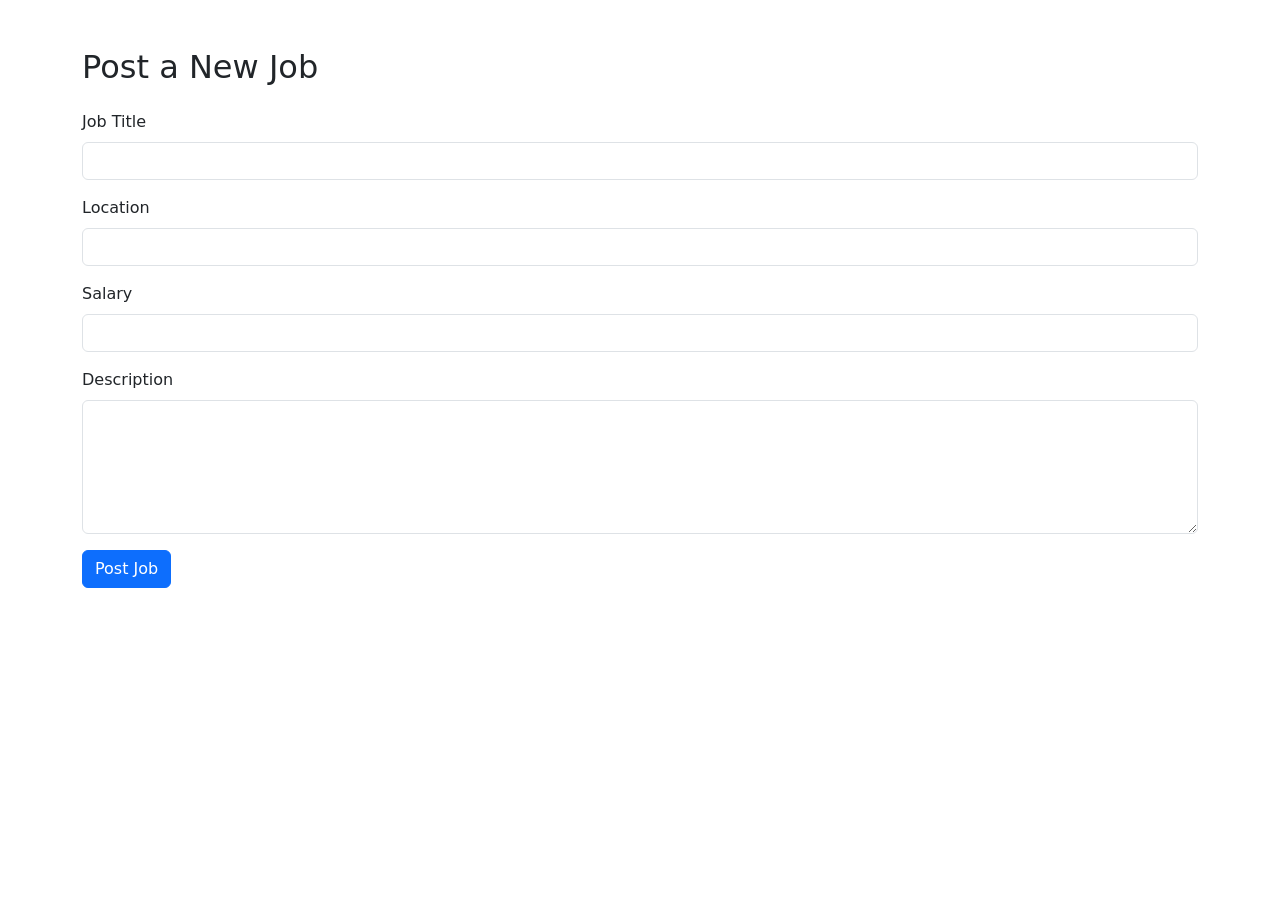
<file: post-job.html>
<!DOCTYPE html>
<html lang="en">
<head>
  <meta charset="UTF-8">
  <meta name="viewport" content="width=device-width, initial-scale=1">
  <title>Post a Job - Job Portal</title>
  <link href="https://cdn.jsdelivr.net/npm/bootstrap@5.3.3/dist/css/bootstrap.min.css" rel="stylesheet">
</head>
<body>
  <div class="container my-5">
    <h2 class="mb-4">Post a New Job</h2>
    <form>
      <div class="mb-3">
        <label class="form-label">Job Title</label>
        <input type="text" class="form-control" required>
      </div>
      <div class="mb-3">
        <label class="form-label">Location</label>
        <input type="text" class="form-control" required>
      </div>
      <div class="mb-3">
        <label class="form-label">Salary</label>
        <input type="text" class="form-control">
      </div>
      <div class="mb-3">
        <label class="form-label">Description</label>
        <textarea class="form-control" rows="5" required></textarea>
      </div>
      <button class="btn btn-primary">Post Job</button>
    </form>
  </div>
</body>
</html>
</file>
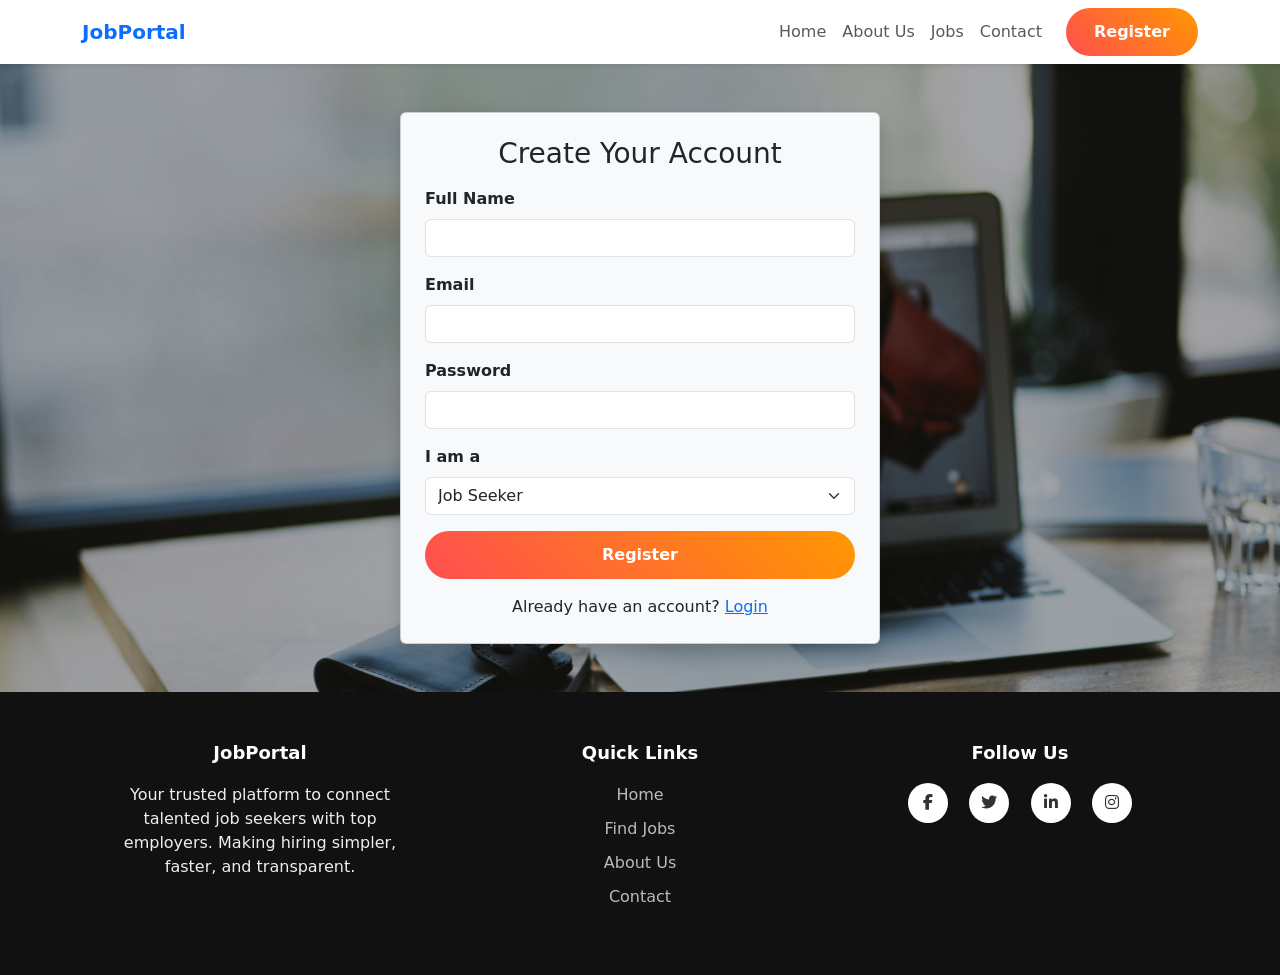
<file: register.html>
<!DOCTYPE html>
<html lang="en">

<head>
  <meta charset="UTF-8" />
  <meta name="viewport" content="width=device-width, initial-scale=1.0" />
  <title>Job Portal | Register</title>

  <link href="https://cdn.jsdelivr.net/npm/bootstrap@5.3.2/dist/css/bootstrap.min.css" rel="stylesheet" />
  <link rel="stylesheet" href="assets/css/style.css" />
  <!-- Font Awesome CDN -->
  <link rel="stylesheet" href="https://cdnjs.cloudflare.com/ajax/libs/font-awesome/6.4.0/css/all.min.css">

</head>

<body>

  <!-- ====== NAVBAR START ====== -->
  <header class="navbar navbar-expand-lg navbar-light bg-white shadow-sm sticky-top">
    <div class="container">
      <!-- Logo -->
      <a class="navbar-brand fw-bold text-primary" href="index.html">
        <i class="bi bi-briefcase-fill"></i> JobPortal
      </a>

      <!-- Mobile Toggle -->
      <button class="navbar-toggler" type="button" data-bs-toggle="collapse" data-bs-target="#navbarNav">
        <span class="navbar-toggler-icon"></span>
      </button>

      <!-- Navbar Links -->
      <div class="collapse navbar-collapse" id="navbarNav">
        <ul class="navbar-nav ms-auto">
          <li class="nav-item">
            <a class="nav-link" href="index.html">Home</a>
          </li>
          <li class="nav-item">
            <a class="nav-link" href="about.html">About Us</a>
          </li>
          <li class="nav-item">
            <a class="nav-link" href="jobs.html">Jobs</a>
          </li>
          <li class="nav-item">
            <a class="nav-link" href="contact.html">Contact</a>
          </li>
        </ul>
        <!-- Register Button -->
        <a href="register.html" class="btn btn-warning ms-3">Register</a>
      </div>
    </div>
  </header>
  <!-- ====== NAVBAR END ====== -->


  <section class="container py-5">
    <div class="mx-auto card shadow p-4 rounded bg-light reveal auth-card">
      <h3 class="text-center mb-3">Create Your Account</h3>
      <form>
        <div class="mb-3">
          <label class="form-label">Full Name</label>
          <input class="form-control" type="text" required />
        </div>
        <div class="mb-3">
          <label class="form-label">Email</label>
          <input class="form-control" type="email" required />
        </div>
        <div class="mb-3">
          <label class="form-label">Password</label>
          <input class="form-control" type="password" required />
        </div>
        <div class="mb-3">
          <label class="form-label">I am a</label>
          <select class="form-select">
            <option value="seeker">Job Seeker</option>
            <option value="employer">Employer</option>
          </select>
        </div>
        <button class="btn btn-success w-100">Register</button>
      </form>
      <p class="text-center mt-3 mb-0">Already have an account?
        <a href="login.html">Login</a>
      </p>
    </div>
  </section>

  <footer class="footer">
    <div class="container">
      <div class="row">

        <!-- Column 1: About -->
        <div class="footer-col">
          <h4>JobPortal</h4>
          <p>Your trusted platform to connect talented job seekers with top employers. Making hiring simpler, faster,
            and transparent.</p>
        </div>

        <!-- Column 2: Quick Links -->
        <div class="footer-col">
          <h4>Quick Links</h4>
          <ul>
            <li><a href="#">Home</a></li>
            <li><a href="#">Find Jobs</a></li>
            <li><a href="#">About Us</a></li>
            <li><a href="#">Contact</a></li>
          </ul>
        </div>

        <!-- Column 3: Follow Us -->
        <div class="footer-col">
          <h4>Follow Us</h4>
          <div class="social-links">
            <a href="#"><i class="fab fa-facebook-f"></i></a>
            <a href="#"><i class="fab fa-twitter"></i></a>
            <a href="#"><i class="fab fa-linkedin-in"></i></a>
            <a href="#"><i class="fab fa-instagram"></i></a>
          </div>
        </div>

      </div>
    </div>
  </footer>


  <script src="https://cdn.jsdelivr.net/npm/bootstrap@5.3.2/dist/js/bootstrap.bundle.min.js"></script>
  <script src="assets/js/script.js"></script>
</body>

</html>
</file>
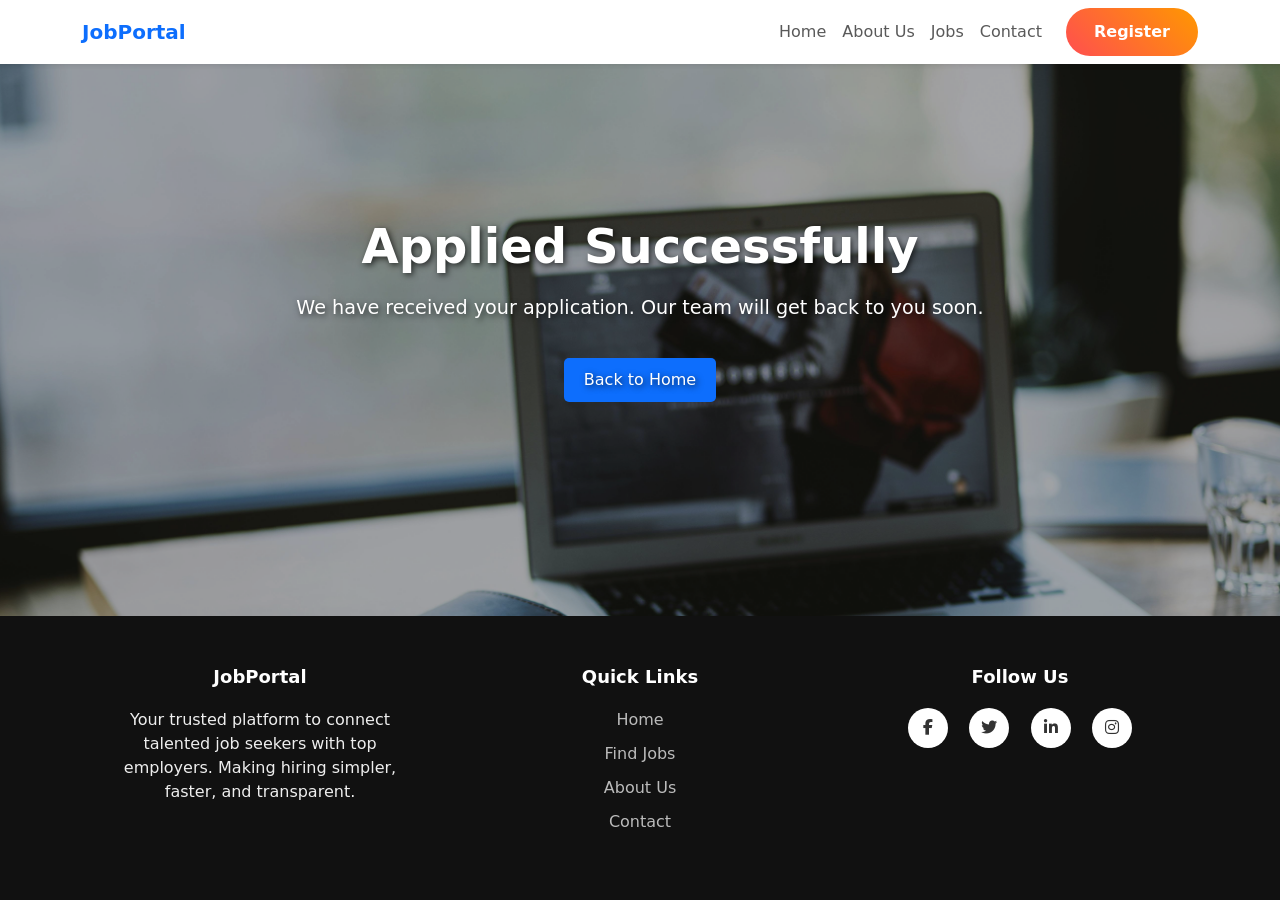
<file: thankyou.html>
<!DOCTYPE html>
<html lang="en">
<head>
  <meta charset="UTF-8" />
  <meta name="viewport" content="width=device-width, initial-scale=1.0" />
  <title>Job Portal | Thank You</title>

  <link href="https://cdn.jsdelivr.net/npm/bootstrap@5.3.2/dist/css/bootstrap.min.css" rel="stylesheet" />
  <link rel="stylesheet" href="assets/css/style.css" />
  <link rel="stylesheet" href="https://cdnjs.cloudflare.com/ajax/libs/font-awesome/6.4.0/css/all.min.css">
  <style>
    /* Background Image Style */
    body {
  background-size: cover;
  min-height: 100vh;
  display: flex;
  flex-direction: column;
}

/* Center section */
.thankyou-message {
  flex: 1;  /* takes remaining space */
  display: flex;
  flex-direction: column;
  justify-content: center;  /* vertical center */
  align-items: center;      /* horizontal center */
  text-align: center;
  color: #fff;
  text-shadow: 2px 2px 6px rgba(0,0,0,0.7);
  margin-bottom: 60px; /* gap before footer */
}

.thankyou-message h1 {
  font-size: 3rem;
  font-weight: bold;
}

.thankyou-message p {
  font-size: 1.2rem;
  margin-top: 10px;
}

.thankyou-message a {
  display: inline-block;
  margin-top: 20px;
  padding: 10px 20px;
  background-color: #0d6efd;
  color: #fff;
  border-radius: 5px;
  text-decoration: none;
}

  </style>
</head>
<body>
  <!-- NAVBAR -->
  <header class="navbar navbar-expand-lg navbar-light bg-white shadow-sm sticky-top">
    <div class="container">
      <a class="navbar-brand fw-bold text-primary" href="index.html">
        <i class="bi bi-briefcase-fill"></i> JobPortal
      </a>
      <button class="navbar-toggler" type="button" data-bs-toggle="collapse" data-bs-target="#navbarNav">
        <span class="navbar-toggler-icon"></span>
      </button>
      <div class="collapse navbar-collapse" id="navbarNav">
        <ul class="navbar-nav ms-auto">
          <li class="nav-item"><a class="nav-link" href="index.html">Home</a></li>
          <li class="nav-item"><a class="nav-link" href="about.html">About Us</a></li>
          <li class="nav-item"><a class="nav-link" href="jobs.html">Jobs</a></li>
          <li class="nav-item"><a class="nav-link" href="contact.html">Contact</a></li>
        </ul>
        <a href="register.html" class="btn btn-warning ms-3">Register</a>
      </div>
    </div>
  </header>

  <!-- Thank You Message -->
  <div class="thankyou-message">
    <h1>Applied Successfully</h1>
    <p>We have received your application. Our team will get back to you soon.</p>
    <a href="index.html">Back to Home</a>
  </div>

  <!-- FOOTER -->
  <footer class="footer">
    <div class="container">
      <div class="row">
        <!-- About -->
        <div class="col-md-4 footer-col">
          <h4>JobPortal</h4>
          <p>Your trusted platform to connect talented job seekers with top employers. Making hiring simpler, faster,
            and transparent.</p>
        </div>
        <!-- Quick Links -->
        <div class="col-md-4 footer-col">
          <h4>Quick Links</h4>
          <ul>
            <li><a href="index.html">Home</a></li>
            <li><a href="jobs.html">Find Jobs</a></li>
            <li><a href="about.html">About Us</a></li>
            <li><a href="contact.html">Contact</a></li>
          </ul>
        </div>
        <!-- Social -->
        <div class="col-md-4 footer-col">
          <h4>Follow Us</h4>
          <div class="social-links">
            <a href="#"><i class="fab fa-facebook-f"></i></a>
            <a href="#"><i class="fab fa-twitter"></i></a>
            <a href="#"><i class="fab fa-linkedin-in"></i></a>
            <a href="#"><i class="fab fa-instagram"></i></a>
          </div>
        </div>
      </div>
    </div>
  </footer>
</body>
</html>
</file>
<file: assets/css/style.css>
/* ===== Theme ===== */
:root {
  --grad-1: #ff4e50;  /* vibrant pink-red */
  --grad-2: #ff9800;  /* orange */
}

/* ===== Global Body Style ===== */
html,
body {
  height: 100%;
  margin: 0;
  font-family: system-ui, -apple-system, Segoe UI, Roboto, Ubuntu, Cantarell, 'Helvetica Neue', Arial, 'Noto Sans', 'Apple Color Emoji', 'Segoe UI Emoji', 'Segoe UI Symbol';
}

/* Full page background image */
body {
  background: url("../images/thankyou-bg.jpg") no-repeat center center fixed;
  background-size: cover;
  margin: 0;
  padding: 0;
  /* Text defaults */
  color: #fff;
  text-align: center;
  position: relative;
  overflow-x: hidden;
}

/* ===== Dark Overlay for Readability ===== */
body::before {
  content: "";
  position: fixed;
  top: 0;
  left: 0;
  width: 100%;
  height: 100%;
  background: rgba(0, 0, 0, 0.35);
  z-index: -1;
}

/* ===== Gradient Navbar & Footer ===== */
.bg-gradient {
  background: linear-gradient(90deg, var(--grad-1), var(--grad-2));
}

/* ===== Hero Section ===== */
.hero {
  background: linear-gradient(rgba(0,0,0,0.6), rgba(0,0,0,0.6));
  color: white;
  text-align: center;
  padding: 120px 20px;
}
section, .hero {
  background: transparent;
}

/* ===== Ready Section (with overlay) ===== */
.ready-section {
  position: relative;
  background-size: cover;
  text-align: center;
  padding: 80px 20px;
  color: white;
}

.ready-section::before {
  content: "";
  position: absolute;
  top: 0; left: 0;
  width: 100%; height: 100%;
  z-index: 0;
}

.ready-section h2 {
  position: relative;
  font-size: 2.5rem;
  background: linear-gradient(45deg, var(--grad-1), var(--grad-2));
  -webkit-background-clip: text;
  -webkit-text-fill-color: transparent;
  font-weight: bold;
  margin-bottom: 20px;
  z-index: 1;
}

/* ===== Badges ===== */
.badge.bg-pink {
  background: #ff69b4;
}

/* ===== Job Cards ===== */
.job-card {
  border: 0;
  transition: transform .3s ease, box-shadow .3s ease;
  border-radius: 1rem;
  background: #fff;
  color: #333;
}

.job-card:hover {
  transform: translateY(-8px);
  box-shadow: 0 18px 40px rgba(0, 0, 0, .2);
}

/* ===== Sticky search on Jobs page ===== */
.sticky-search {
  position: sticky;
  top: 0;
  z-index: 1020;
  border-bottom: 1px solid rgba(0, 0, 0, .05);
}

/* ===== Auth Card ===== */
.auth-card {
  max-width: 480px;
}

/* ===== Animations ===== */
.reveal {
  opacity: 0;
  transform: translateY(24px);
}
.reveal.show {
  opacity: 1;
  transform: none;
  transition: all .8s ease;
}
.delay-1 { transition-delay: .15s !important; }
.delay-2 { transition-delay: .3s !important; }
.animate-slide { animation: slideIn 1s ease-out both; }
.animate-fade { animation: fadeIn 1.6s ease both; }
.animate-bounce { animation: bounce 2s infinite; }

@keyframes slideIn {
  from { transform: translateY(-40px); opacity: 0; }
  to { transform: none; opacity: 1; }
}
@keyframes fadeIn { from { opacity: 0; } to { opacity: 1; } }
@keyframes bounce {
  0%, 100% { transform: translateY(0); }
  50% { transform: translateY(-8px); }
}

/* ===== Buttons ===== */
.btn {
  border: none;
  border-radius: 30px;
  background: linear-gradient(45deg, var(--grad-1), var(--grad-2));
  color: white !important;
  padding: 12px 28px;
  font-size: 1rem;
  font-weight: bold;
  cursor: pointer;
  transition: 0.3s ease;
}

.btn:hover {
  background: linear-gradient(45deg, var(--grad-2), var(--grad-1));
  transform: scale(1.05);
  box-shadow: 0 10px 24px rgba(0,0,0,.2);
}

/* ===== Forms ===== */
.form-container {
  background: #fff;
  padding: 25px;
  border-radius: 12px;
  box-shadow: 0 4px 12px rgba(0, 0, 0, 0.1);
  width: 100%;
  max-width: 450px;
  margin: 50px auto;
  color: #333;
}

.form-step { display: none; animation: fadeIn 0.5s; }
.form-step.active { display: block; }

.success-message {
  text-align: center;
  font-size: 18px;
  color: green;
  font-weight: bold;
}

/* ===== Job Detail Page ===== */
.job-container {
  max-width: 900px;
  margin: 50px auto;
  padding: 30px;
  background: #fff;
  border-radius: 10px;
  box-shadow: 0 4px 8px rgba(0, 0, 0, 0.1);
  position: relative;
  color: #333;
}

.apply-btn {
  position: absolute;
  top: 20px;
  right: 20px;
  background: linear-gradient(45deg, var(--grad-1), var(--grad-2));
  color: #fff;
  padding: 10px 20px;
  border: none;
  border-radius: 25px;
  cursor: pointer;
  font-size: 14px;
}
.apply-btn:hover {
  background: linear-gradient(45deg, var(--grad-2), var(--grad-1));
}

/* ===== Headings ===== */
h2 {
  margin-bottom: 10px;
  color: #ffeb3b; /* bright yellow for visibility */
}
.details p {
  margin: 8px 0;
  color: #555;
}
/* Align only form labels (like Full Name, Email, etc.) to the left */
form label {
    display: block;
    text-align: left;
    margin-bottom: 5px;
    font-weight: bold;
}
/* ===== Fix alignment issue on Job Details page ===== */
.card-body {
  text-align: left;   /* reset alignment */
}
.card-body p, 
.card-body ul, 
.card-body li {
  color: #333;        /* readable text inside white card */
}

/* ===== Footer ===== */
.footer {
  background: #111;
  color: #eee;
  padding: 50px 0;
}
.footer .container {
  max-width: 1100px;
  margin: auto;
}
.footer .row {
  display: flex;
  justify-content: center;
  align-items: flex-start;
  gap: 40px;
  text-align: center;
}
.footer-col { flex: 1; min-width: 250px; }
.footer-col h4 {
  margin-bottom: 20px;
  font-size: 18px;
  font-weight: bold;
  color: #fff;
}
.footer-col ul { list-style: none; padding: 0; }
.footer-col ul li { margin-bottom: 10px; }
.footer-col ul li a {
  color: #bbb;
  text-decoration: none;
  transition: 0.3s;
}
.footer-col ul li a:hover { color: var(--grad-2); }

/* ===== Social Icons ===== */
.footer .social-links a {
  display: inline-block;
  height: 40px; width: 40px;
  background: #fff;
  margin: 0 8px;
  text-align: center;
  line-height: 40px;
  border-radius: 50%;
  color: #333;
  transition: 0.3s;
}
.footer .social-links a:hover {
  color: #fff;
  background: linear-gradient(45deg, var(--grad-1), var(--grad-2));
}
</file>
